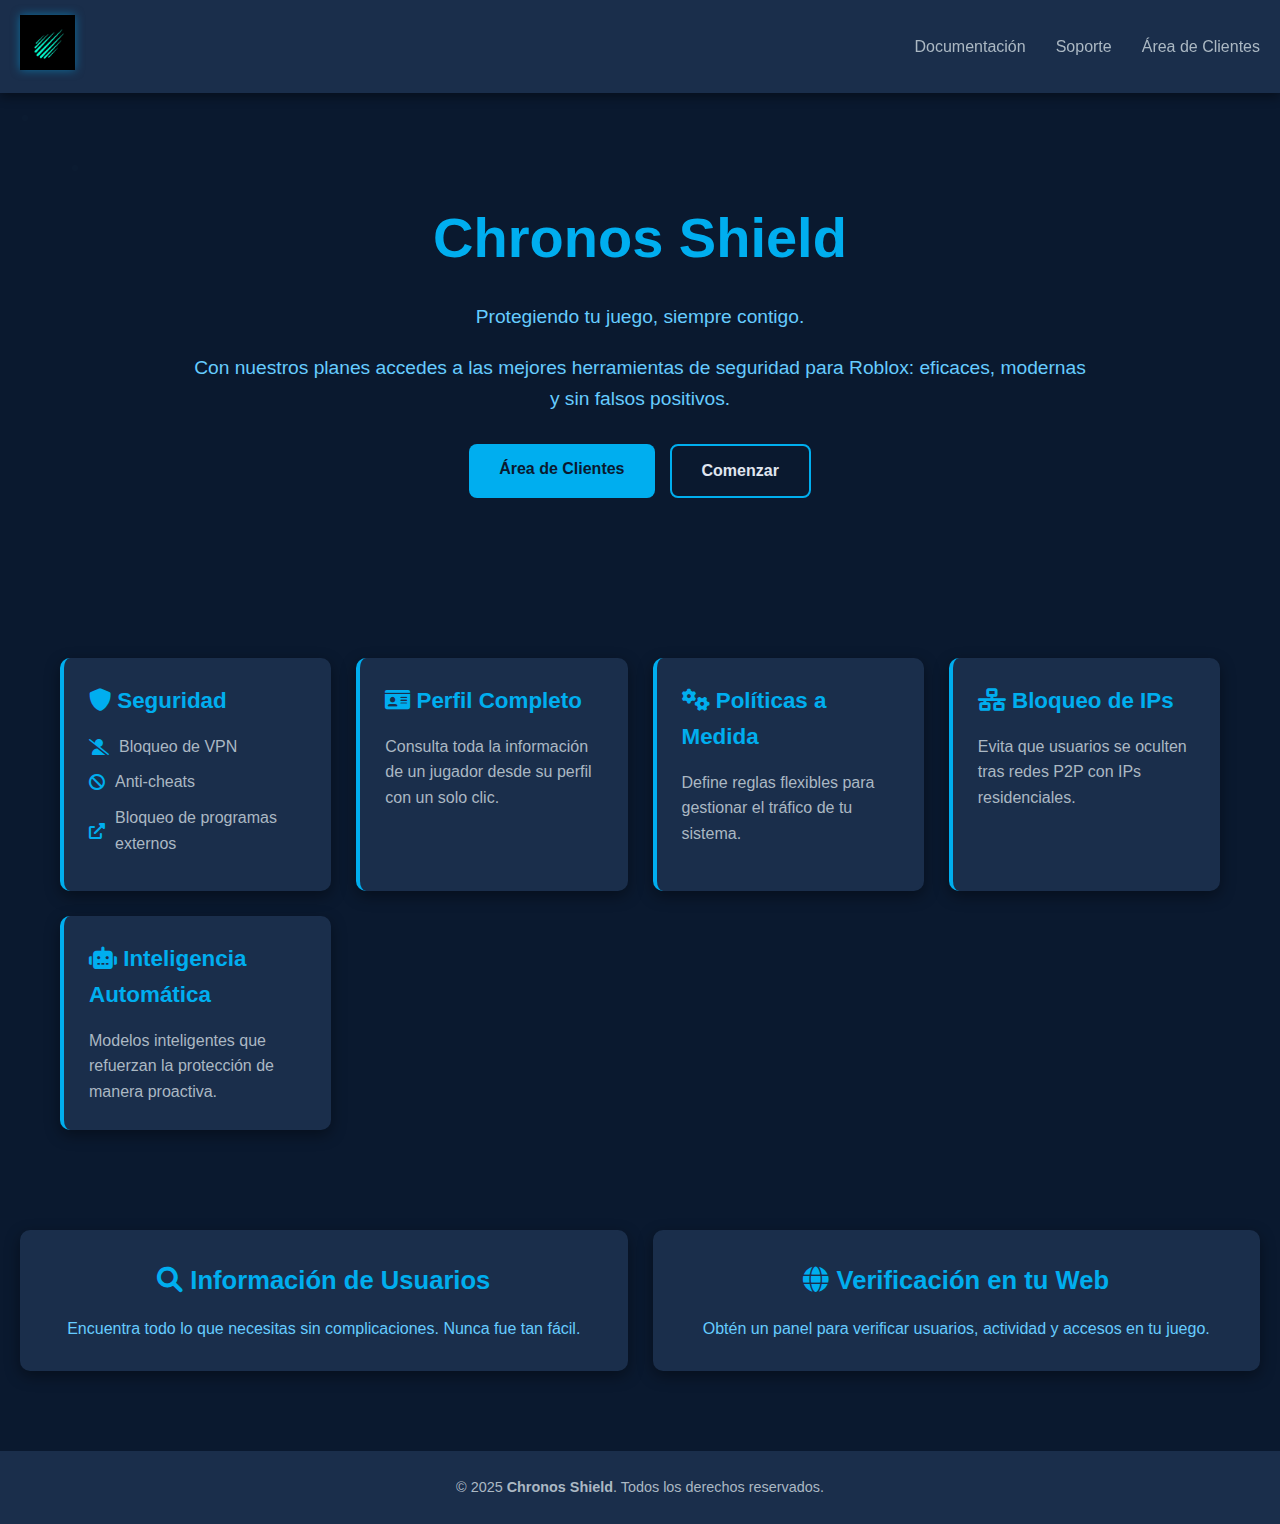
<file: index.html>
<!DOCTYPE html>
<html lang="es">
<head>
  <meta charset="UTF-8">
  <meta name="viewport" content="width=device-width, initial-scale=1.0">
  <title>Chronos Shield</title>
  <link rel="stylesheet" href="https://cdnjs.cloudflare.com/ajax/libs/font-awesome/6.0.0-beta3/css/all.min.css">
  <style>
    :root {
      --dark-blue-bg: #0A192F; --medium-dark-blue: #1A2E4B; --accent-blue: #00AEEF;
      --light-blue-text: #66CCFF; --text-color-primary: #E0E6F0; --text-color-secondary: #ABB8C3;
      --border-color: rgba(0, 174, 239, 0.3); --shadow-color: rgba(0, 0, 0, 0.4);
    }
    * { margin: 0; padding: 0; box-sizing: border-box; }
    body { font-family: 'Segoe UI', Tahoma, Geneva, Verdana, sans-serif; background-color: var(--dark-blue-bg);
      color: var(--text-color-primary); line-height: 1.6; overflow-x: hidden; }
    header { background-color: var(--medium-dark-blue); padding: 15px 20px; box-shadow: 0 4px 10px var(--shadow-color);
      position: sticky; top: 0; z-index: 1000; }
    .header-container { display: flex; justify-content: space-between; align-items: center; max-width: 1300px; margin: 0 auto; }
    .main-nav ul { list-style: none; display: flex; gap: 30px; }
    .main-nav a { color: var(--text-color-secondary); text-decoration: none; font-weight: 500; transition: color 0.3s ease; }
    .main-nav a:hover { color: var(--accent-blue); }
    .logo { height: 55px; filter: drop-shadow(0 0 5px rgba(0, 174, 239, 0.5)); }
    .hero-section { text-align: center; padding: 100px 20px; position: relative; overflow: hidden; }
    .hero-section::before { content: ''; position: absolute; top: 0; left: 0; width: 100%; height: 100%;
      background: url('data:image/svg+xml,<svg xmlns="http://www.w3.org/2000/svg" opacity="0.1"><circle cx="25" cy="25" r="3" fill="%2366CCFF"/><circle cx="75" cy="75" r="3" fill="%2366CCFF"/></svg>') repeat; opacity: 0.1; }
    .hero-content { position: relative; z-index: 1; max-width: 900px; margin: 0 auto; }
    .hero-section h1 { font-size: 3.5em; margin: 0 0 15px 0; color: var(--accent-blue); font-weight: 700; }
    .hero-section p { font-size: 1.2em; margin: 20px auto; color: var(--light-blue-text); }
    .hero-buttons { margin-top: 30px; display: flex; justify-content: center; gap: 15px; flex-wrap: wrap; }
    .btn { padding: 12px 30px; border-radius: 8px; text-decoration: none; font-weight: bold; transition: all 0.3s ease; }
    .btn-primary { background-color: var(--accent-blue); color: var(--dark-blue-bg); }
    .btn-primary:hover { background-color: #00CFFF; transform: translateY(-3px); }
    .btn-secondary { background-color: transparent; color: var(--text-color-primary); border: 2px solid var(--accent-blue); }
    .btn-secondary:hover { background-color: var(--dark-blue-bg); transform: translateY(-3px); }
    .features-grid { display: grid; grid-template-columns: repeat(auto-fit, minmax(250px, 1fr)); gap: 25px;
      padding: 60px 20px; max-width: 1200px; margin: 0 auto; }
    .feature-card { background-color: var(--medium-dark-blue); padding: 25px; border-radius: 10px;
      box-shadow: 0 5px 15px var(--shadow-color); border-left: 4px solid var(--accent-blue); transition: transform 0.3s ease; }
    .feature-card:hover { transform: translateY(-5px); }
    .feature-card h2 { color: var(--accent-blue); font-size: 1.4em; margin-bottom: 15px; }
    .feature-card p, .feature-card li { color: var(--text-color-secondary); line-height: 1.6; }
    .feature-card ul { list-style: none; padding: 0; margin: 0; }
    .feature-card li { margin-bottom: 10px; display: flex; align-items: center; }
    .sidebar-icon { margin-right: 10px; color: var(--accent-blue); }
    .call-to-action-section { display: flex; justify-content: center; flex-wrap: wrap; padding: 40px 20px; gap: 25px; }
    .call-to-action-card { flex: 1; min-width: 300px; background: var(--medium-dark-blue); padding: 30px;
      border-radius: 10px; box-shadow: 0 5px 15px var(--shadow-color); text-align: center; }
    .call-to-action-card h3 { color: var(--accent-blue); font-size: 1.6em; margin-bottom: 15px; }
    .call-to-action-card p { color: var(--light-blue-text); line-height: 1.6; }
    footer { background-color: var(--medium-dark-blue); color: var(--text-color-secondary); text-align: center;
      padding: 25px 20px; margin-top: 40px; font-size: 0.9em; }
    @media (max-width: 768px) {
      .header-container { flex-direction: column; gap: 15px; }
      .main-nav ul { justify-content: center; flex-wrap: wrap; gap: 15px; }
      .hero-section h1 { font-size: 2.5em; }
      .hero-buttons { flex-direction: column; align-items: center; }
      .btn { width: 200px; text-align: center; }
      .features-grid { grid-template-columns: 1fr; }
    }
  </style>
</head>
<body>
  <header>
    <div class="header-container">
      <div class="logo-container">
        <a href="index.html"><img src="assets/images/logo.png" alt="Chronos Shield Logo" class="logo"></a>
      </div>
      <nav class="main-nav">
        <ul>
          <li><a href="documentacion.html">Documentación</a></li>
          <li><a href="https://discord.gg/sS6B8Cy9" target="_blank">Soporte</a></li>
          <li><a href="clientesinicio.html">Área de Clientes</a></li>
        </ul>
      </nav>
    </div>
  </header>

  <section class="hero-section">
    <div class="hero-content">
      <h1>Chronos Shield</h1>
      <p class="subtitle">Protegiendo tu juego, siempre contigo.</p>
      <p>Con nuestros planes accedes a las mejores herramientas de seguridad para Roblox: eficaces, modernas y sin falsos positivos.</p>
      <div class="hero-buttons">
        <a href="clientesinicio.html" class="btn btn-primary">Área de Clientes</a>
        <a href="https://discord.gg/sS6B8Cy9" class="btn btn-secondary" target="_blank">Comenzar</a>
      </div>
    </div>
  </section>

  <section class="features-grid">
    <div class="feature-card">
      <h2><i class="fas fa-shield-alt"></i> Seguridad</h2>
      <ul>
        <li><i class="fas fa-user-slash sidebar-icon"></i> Bloqueo de VPN</li>
        <li><i class="fas fa-ban sidebar-icon"></i> Anti-cheats</li>
        <li><i class="fas fa-external-link-alt sidebar-icon"></i> Bloqueo de programas externos</li>
      </ul>
    </div>

    <div class="feature-card">
      <h2><i class="fas fa-id-card"></i> Perfil Completo</h2>
      <p>Consulta toda la información de un jugador desde su perfil con un solo clic.</p>
    </div>

    <div class="feature-card">
      <h2><i class="fas fa-cogs"></i> Políticas a Medida</h2>
      <p>Define reglas flexibles para gestionar el tráfico de tu sistema.</p>
    </div>

    <div class="feature-card">
      <h2><i class="fas fa-network-wired"></i> Bloqueo de IPs</h2>
      <p>Evita que usuarios se oculten tras redes P2P con IPs residenciales.</p>
    </div>

    <div class="feature-card">
      <h2><i class="fas fa-robot"></i> Inteligencia Automática</h2>
      <p>Modelos inteligentes que refuerzan la protección de manera proactiva.</p>
    </div>
  </section>

  <section class="call-to-action-section">
    <div class="call-to-action-card">
      <h3><i class="fas fa-search"></i> Información de Usuarios</h3>
      <p>Encuentra todo lo que necesitas sin complicaciones. Nunca fue tan fácil.</p>
    </div>
    <div class="call-to-action-card">
      <h3><i class="fas fa-globe"></i> Verificación en tu Web</h3>
      <p>Obtén un panel para verificar usuarios, actividad y accesos en tu juego.</p>
    </div>
  </section>

  <footer>
    <p>&copy; 2025 <strong>Chronos Shield</strong>. Todos los derechos reservados.</p>
  </footer>
</body>
</html>
</file>
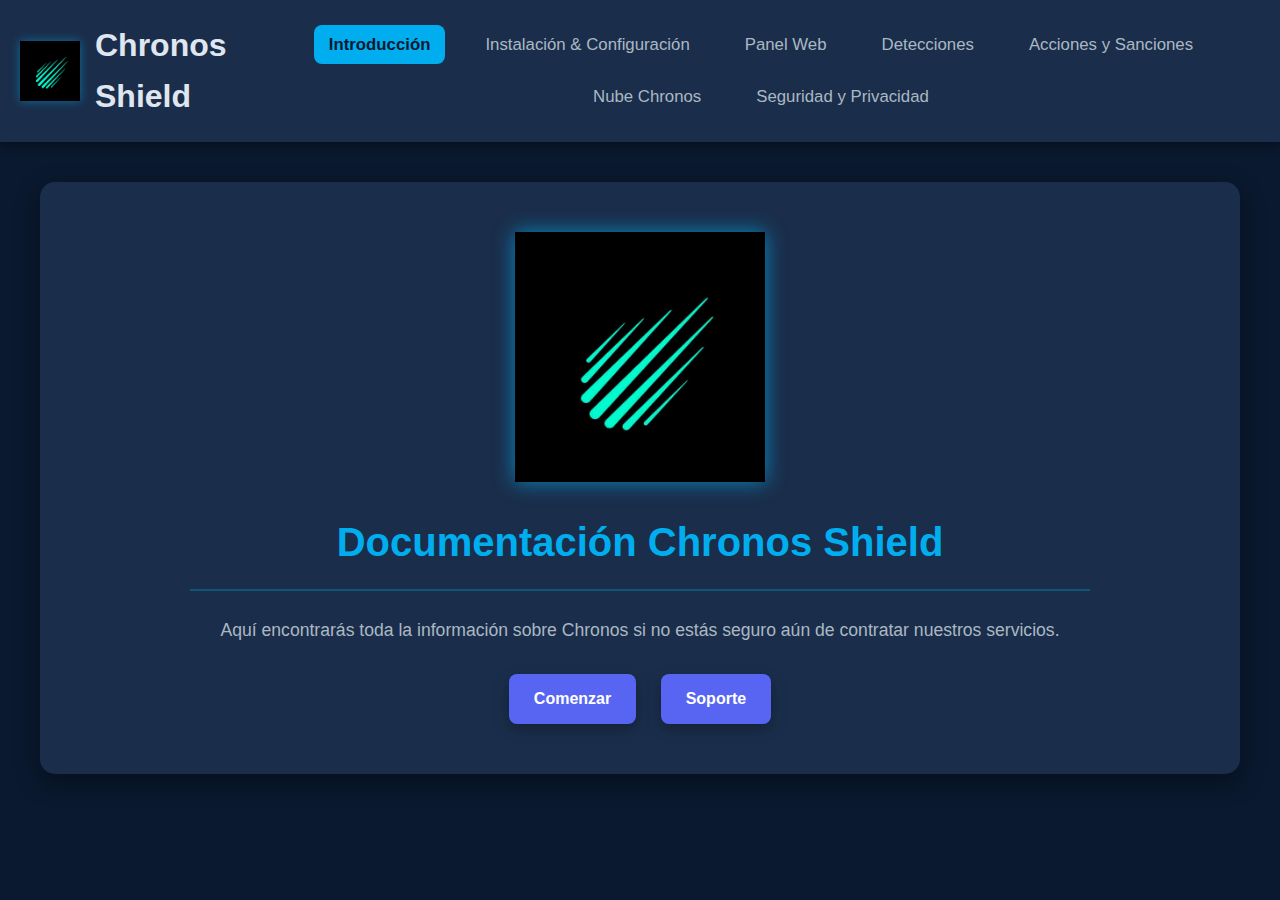
<file: documentacion.html>
<!DOCTYPE html>
<html lang="es">
<head>
    <meta charset="UTF-8">
    <meta name="viewport" content="width=device-width, initial-scale=1.0">
    <title>Documentación - Chronos Shield</title>
    <link rel="stylesheet" href="https://cdnjs.cloudflare.com/ajax/libs/font-awesome/6.0.0-beta3/css/all.min.css">
    <link rel="stylesheet" href="assets/css/style-docs.css">
</head>
<body>
    <header class="docs-header">
        <div class="header-content">
            <div class="logo-title">
                <img src="assets/images/logo.png" alt="Logo Chronos Shield" class="logo">
                <h1>Chronos Shield</h1>
            </div>
            <nav class="docs-nav">
                <ul>
                    <li><a href="#introduccion" class="menu-item active">Introducción</a></li>
                    <li><a href="#instalacion" class="menu-item">Instalación & Configuración</a></li>
                    <li><a href="#panel-web" class="menu-item">Panel Web</a></li>
                    <li><a href="#detecciones" class="menu-item">Detecciones</a></li>
                    <li><a href="#acciones" class="menu-item">Acciones y Sanciones</a></li>
                    <li><a href="#nube" class="menu-item">Nube Chronos</a></li>
                    <li><a href="#seguridad" class="menu-item">Seguridad y Privacidad</a></li>
                </ul>
            </nav>
        </div>
    </header>

    <main class="docs-main">
        <section id="introduccion" class="docs-section active">
            <div class="section-content">
                <div class="intro-container">
                    <img src="assets/images/logo.png" alt="Logo grande de Chronos" class="intro-logo">
                    <h2>Documentación Chronos Shield</h2>
                    <p>Aquí encontrarás toda la información sobre Chronos si no estás seguro aún de contratar nuestros servicios.</p>
                    <div class="intro-buttons">
                        <a href="https://discord.com/invite/sS6B8Cy9" class="btn btn-discord" target="_blank">Comenzar</a>
                        <a href="https://discord.com/invite/sS6B8Cy9" class="btn btn-discord" target="_blank">Soporte</a>
                    </div>
                </div>
            </div>
        </section>

        <section id="instalacion" class="docs-section">
            <div class="section-content">
                <h2>Instalación y cómo Configurar Chronos Shield en tu Juego:</h2>
                <ol>
                    <li>Descarga el paquete de Chronos e impórtalo en tu proyecto de Roblox Studio.</li>
                    <li>Coloca el script principal en ServerScriptService.</li>
                    <li>Configura tu API Key y la URL del servidor en el archivo de ajustes.</li>
                    <li>Sube el juego a Roblox y asegúrate de habilitar HTTP Requests en la configuración.</li>
                    <li>Ingresa al Panel Web con tu cuenta y enlaza tu juego mediante su Game ID.</li>
                    <li>Verifica que los eventos estén llegando al panel con los primeros logs de prueba.</li>
                </ol>
            </div>
        </section>

        <section id="panel-web" class="docs-section">
            <div class="section-content">
                <h2>Panel Web</h2>
                <p>El panel web es la interfaz principal para gestionar y supervisar tu juego y el anticheat. Incluye:</p>
                <div class="features-list">
                    <div class="feature-item">
                        <h3>Consola del Juego</h3>
                        <p>Permite ver en tiempo real chats, joins, errores y sanciones aplicadas. También ofrece botones para apagar, reiniciar o pausar la instancia del juego.</p>
                    </div>
                    <div class="feature-item">
                        <h3>Consola AntiCheat</h3>
                        <p>Muestra todas las detecciones de trampas, scripts prohibidos, usuarios sospechosos y acciones tomadas automáticamente (kick, ban, limitaciones temporales).</p>
                    </div>
                    <div class="feature-item">
                        <h3>Lista de Jugadores</h3>
                        <p>Visualiza quiénes están online, offline o baneados, junto con información básica como ID, dispositivo y estado dentro del juego.</p>
                    </div>
                    <div class="feature-item">
                        <h3>Logs y Evidencias</h3>
                        <p>Almacena los eventos sospechosos, capturas de pruebas y registros de sanciones. Se pueden filtrar por jugador, fecha o tipo de detección.</p>
                    </div>
                    <div class="feature-item">
                        <h3>Estadísticas</h3>
                        <p>Ofrece métricas de comportamiento de los jugadores, historial de conexiones, detecciones acumuladas y puntajes de riesgo.</p>
                    </div>
                    <div class="feature-item">
                        <h3>Alertas en Tiempo Real</h3>
                        <p>Notificaciones instantáneas sobre actividades sospechosas, accesibles desde cualquier dispositivo conectado al panel.</p>
                    </div>
                </div>
            </div>
        </section>

        <section id="detecciones" class="docs-section">
            <div class="section-content">
                <h2>Detecciones</h2>
                <p>Esta sección explica qué tipos de trampas y comportamientos sospechosos puede identificar Chronos:</p>
                <ul>
                    <li><strong>Scripts prohibidos:</strong> Detecta cualquier script o exploit no autorizado que altere el juego o la experiencia de otros jugadores.</li>
                    <li><strong>Comportamiento anómalo:</strong> Registra acciones imposibles, como movimientos sobrehumanos, teleports no válidos o inputs repetitivos de bots.</li>
                    <li><strong>Modificaciones del cliente:</strong> Verifica cambios en los archivos del juego o inconsistencias en los heartbeats y firmas de las acciones.</li>
                    <li><strong>VPN / Proxy / IP sospechosa:</strong> Identifica conexiones a través de servicios de anonimización, proxies o IPs residenciales sospechosas.</li>
                    <li><strong>Multi-cuenta y compartición de dispositivos:</strong> Detecta correlaciones entre cuentas que podrían indicar fraude o abuso del sistema.</li>
                    <li><strong>Logs y pruebas:</strong> Cada detección se guarda con evidencia para revisarla en el panel o aplicar sanciones posteriormente.</li>
                </ul>
            </div>
        </section>

        <section id="acciones" class="docs-section">
            <div class="section-content">
                <h2>Acciones y Sanciones</h2>
                <p>Chronos no solo detecta trampas, también decide cómo actuar según la gravedad de la infracción:</p>
                <ul>
                    <li><strong>Advertencias (Warns):</strong> Notifica al jugador sobre comportamientos sospechosos sin bloquear su acceso.</li>
                    <li><strong>Kick (Expulsión temporal):</strong> Retira al jugador del juego por un período corto si se confirma actividad sospechosa.</li>
                    <li><strong>Ban (Prohibición):</strong> Bloquea permanentemente a los usuarios que cometan trampas graves o repetidas.</li>
                    <li><strong>Mitigaciones temporales:</strong> Limita ciertas acciones del jugador (chat, movimientos, interacciones) mientras se confirma la infracción mediante la nube.</li>
                    <li><strong>Registro de acciones:</strong> Todas las sanciones quedan registradas con evidencia en los logs para auditoría y posibles apelaciones.</li>
                </ul>
            </div>
        </section>

        <section id="nube" class="docs-section">
            <div class="section-content">
                <h2>Nube Chronos</h2>
                <p>La Nube Chronos complementa el anticheat en tiempo real, ofreciendo procesamiento seguro y análisis más profundo:</p>
                <ul>
                    <li><strong>Procesamiento externo:</strong> Las instancias del juego envían datos relevantes de los jugadores a la nube para inspección sin afectar el rendimiento del juego.</li>
                    <li><strong>Detección avanzada:</strong> Se analizan comportamientos sospechosos, patrones de cheats y conexiones VPN/Proxy con más tiempo y recursos que en la instancia local.</li>
                    <li><strong>Mitigaciones inteligentes:</strong> Solo se aplican sanciones definitivas cuando el sistema confirma fraude, evitando falsos positivos. Mientras tanto, se pueden aplicar limitaciones temporales.</li>
                    <li><strong>Escalabilidad:</strong> Permite procesar múltiples instancias y jugadores simultáneamente, distribuyendo la carga entre varios servidores.</li>
                    <li><strong>Integridad y estabilidad:</strong> Al procesar los datos en la nube, las detecciones son más precisas y las pruebas quedan registradas para auditorías.</li>
                </ul>
            </div>
        </section>

        <section id="seguridad" class="docs-section">
            <div class="section-content">
                <h2>Seguridad y Privacidad</h2>
                <p>Chronos protege tanto tu juego como la información de los jugadores:</p>
                <ul>
                    <li><strong>Protección de datos:</strong> Se almacenan solo los datos necesarios para detecciones y sanciones; la información sensible se encripta y se maneja de forma segura.</li>
                    <li><strong>Transmisión segura:</strong> Toda comunicación entre la instancia del juego, la nube y el panel web se realiza mediante conexiones cifradas (HTTPS/TLS).</li>
                    <li><strong>Control de accesos:</strong> El panel web cuenta con roles y permisos para limitar quién puede ver información o aplicar sanciones.</li>
                    <li><strong>Auditoría y logs:</strong> Cada acción del sistema y del administrador queda registrada, garantizando trazabilidad y soporte para apelaciones.</li>
                    <li><strong>Buenas prácticas:</strong> Se recomienda no compartir claves API, actualizar scripts y mantener configuraciones de seguridad al día para minimizar riesgos.</li>
                </ul>
            </div>
        </section>
    </main>

    <script src="assets/js/docs.js"></script>
</body>
</html>
</file>
<file: assets/css/style-docs.css>
/* ============================= */
/* Variables de Colores           */
/* ============================= */
:root {
    --dark-blue-bg: #0A192F;
    --medium-dark-blue: #1A2E4B;
    --accent-blue: #00AEEF;
    --light-blue-text: #66CCFF;
    --text-color-primary: #E0E6F0;
    --text-color-secondary: #ABB8C3;
    --border-color: rgba(0, 174, 239, 0.3);
    --shadow-color: rgba(0, 0, 0, 0.4);
}

/* ============================= */
/* Base y Body                   */
/* ============================= */
body {
    font-family: 'Segoe UI', Tahoma, Geneva, Verdana, sans-serif;
    background-color: var(--dark-blue-bg);
    color: var(--text-color-primary);
    margin: 0;
    padding: 0;
    line-height: 1.6;
}

/* ============================= */
/* Header de Documentación       */
/* ============================= */
.docs-header {
    background-color: var(--medium-dark-blue);
    padding: 20px;
    box-shadow: 0 4px 10px var(--shadow-color);
    display: flex;
    justify-content: center;
    align-items: center;
    position: sticky;
    top: 0;
    z-index: 1000;
}

.header-content {
    display: flex;
    justify-content: space-between;
    align-items: center;
    max-width: 1400px;
    width: 100%;
}

.logo-title {
    display: flex;
    align-items: center;
    gap: 15px;
}

.logo-title .logo {
    height: 60px;
    filter: drop-shadow(0 0 8px rgba(0, 174, 239, 0.6));
}

.logo-title h1 {
    font-size: 2em;
    color: var(--text-color-primary);
    margin: 0;
}

/* ============================= */
/* Navegación                     */
/* ============================= */
.docs-nav {
    flex-grow: 1;
    display: flex;
    justify-content: flex-end;
}

.docs-nav ul {
    list-style: none;
    margin: 0;
    padding: 0;
    display: flex;
    gap: 25px;
    flex-wrap: wrap;
    justify-content: center;
}

.docs-nav a {
    color: var(--text-color-secondary);
    text-decoration: none;
    font-size: 1.05em;
    padding: 10px 15px;
    border-radius: 8px;
    transition: background-color 0.3s ease, color 0.3s ease, transform 0.2s ease;
    white-space: nowrap;
}

.docs-nav a:hover,
.docs-nav a.active {
    background-color: var(--accent-blue);
    color: var(--dark-blue-bg);
    font-weight: bold;
    transform: translateY(-2px);
}

/* ============================= */
/* Contenido Principal           */
/* ============================= */
.docs-main {
    max-width: 1200px;
    margin: 40px auto;
    padding: 0 20px;
}

.docs-section {
    background-color: var(--medium-dark-blue);
    padding: 50px;
    border-radius: 15px;
    box-shadow: 0 8px 25px var(--shadow-color);
    margin-bottom: 40px;
    opacity: 0;
    transform: translateY(30px);
    transition: opacity 0.6s ease, transform 0.6s ease;
}

.docs-section.active {
    opacity: 1;
    transform: translateY(0);
}

.section-content {
    max-width: 900px;
    margin: 0 auto;
}

.docs-section h2 {
    color: var(--accent-blue);
    font-size: 2.5em;
    margin-top: 0;
    border-bottom: 2px solid var(--border-color);
    padding-bottom: 15px;
    margin-bottom: 25px;
    text-align: center;
}

.docs-section p {
    color: var(--text-color-secondary);
    font-size: 1.1em;
}

.docs-section ul, ol {
    color: var(--text-color-secondary);
    font-size: 1em;
    line-height: 1.8;
    padding-left: 20px;
}

.docs-section li {
    margin-bottom: 15px;
}

.docs-section strong {
    color: var(--text-color-primary);
}

/* ============================= */
/* Introducción y Botones        */
/* ============================= */
.intro-container {
    text-align: center;
}

.intro-logo {
    width: 200px;
    margin-bottom: 20px;
}

.intro-container h2 {
    font-size: 3em;
    margin: 0 0 15px 0;
}

.intro-container p {
    font-size: 1.2em;
}

.intro-buttons {
    margin-top: 30px;
}

.btn-discord {
    background-color: #5865F2;
    color: #fff;
    padding: 12px 25px;
    border-radius: 8px;
    text-decoration: none;
    font-weight: bold;
    transition: background-color 0.3s ease, transform 0.2s ease, box-shadow 0.3s ease;
    margin: 0 10px;
    display: inline-block;
    box-shadow: 0 5px 15px rgba(0,0,0,0.3);
}

.btn-discord:hover {
    background-color: #4454E6;
    transform: translateY(-3px);
    box-shadow: 0 8px 20px rgba(0,0,0,0.4);
}

/* ============================= */
/* Lista de Features             */
/* ============================= */
.features-list .feature-item {
    background-color: var(--dark-blue-bg);
    padding: 25px;
    border-radius: 12px;
    margin-bottom: 20px;
    border-left: 5px solid var(--accent-blue);
    box-shadow: 0 4px 15px var(--shadow-color);
    transition: transform 0.3s ease, box-shadow 0.3s ease;
}

.feature-item h3 {
    color: var(--light-blue-text);
    margin-top: 0;
    margin-bottom: 10px;
    font-size: 1.5em;
}

.feature-item:hover {
    transform: translateY(-5px);
    box-shadow: 0 8px 25px var(--shadow-color);
}

/* ============================= */
/* Responsividad                 */
/* ============================= */
@media (max-width: 992px) {
    .header-content {
        flex-direction: column;
        gap: 20px;
    }
    .docs-nav ul {
        gap: 15px;
    }
    .docs-section {
        padding: 40px 25px;
    }
}

@media (max-width: 768px) {
    .docs-header {
        padding: 15px;
    }
    .logo-title h1 {
        font-size: 1.5em;
    }
    .docs-nav a {
        padding: 8px 12px;
        font-size: 0.9em;
    }
    .docs-section h2 {
        font-size: 2em;
    }
    .intro-logo {
        width: 150px;
    }
}
/* ... [CÓDIGO ANTERIOR SIN CAMBIOS] ... */

/* Header de Documentación */
.docs-header {
    background-color: var(--medium-dark-blue);
    padding: 20px;
    box-shadow: 0 4px 10px var(--shadow-color);
    display: flex;
    justify-content: center;
    align-items: center;
    position: sticky;
    top: 0;
    z-index: 1000;
}

.header-content {
    display: flex;
    justify-content: space-between;
    align-items: center;
    max-width: 1400px;
    width: 100%;
}

.logo-title {
    display: flex;
    align-items: center;
    gap: 15px;
}

.logo-title .logo {
    height: 60px;
    filter: drop-shadow(0 0 5px rgba(0, 174, 239, 0.5));
}

.logo-title h1 {
    font-size: 2em;
    color: var(--text-color-primary);
    margin: 0;
}

/* ... [CÓDIGO ANTERIOR SIN CAMBIOS] ... */

/* Contenido principal */
.docs-main {
    max-width: 1200px;
    margin: 40px auto;
    padding: 0 20px;
}

.docs-section {
    background-color: var(--medium-dark-blue);
    padding: 50px;
    border-radius: 15px;
    box-shadow: 0 8px 25px var(--shadow-color);
    margin-bottom: 40px;
    display: none;
    transition: opacity 0.5s ease;
    opacity: 0;
}

.docs-section.active {
    display: block;
    opacity: 1;
}

.section-content {
    max-width: 900px;
    margin: 0 auto;
}

.docs-section h2 {
    color: var(--accent-blue);
    font-size: 2.5em;
    margin-top: 0;
    border-bottom: 2px solid var(--border-color);
    padding-bottom: 15px;
    margin-bottom: 25px;
    text-align: center;
}

.docs-section p {
    color: var(--text-color-secondary);
    font-size: 1.1em;
}

.docs-section ul, ol {
    color: var(--text-color-secondary);
    font-size: 1em;
    line-height: 1.8;
}

.docs-section li {
    margin-bottom: 15px;
}

.docs-section strong {
    color: var(--text-color-primary);
}

.intro-container {
    text-align: center;
}

/* ESTE ES EL CAMBIO CLAVE PARA EL LOGO GRANDE */
.intro-logo {
    width: 250px; /* Aumentado a 250px para hacerlo más grande */
    margin-bottom: 20px;
    filter: drop-shadow(0 0 10px rgba(0, 174, 239, 0.7)); /* Sombra para que se vea mejor */
}

/* ... [CÓDIGO POSTERIOR SIN CAMBIOS] ... */
</file>
